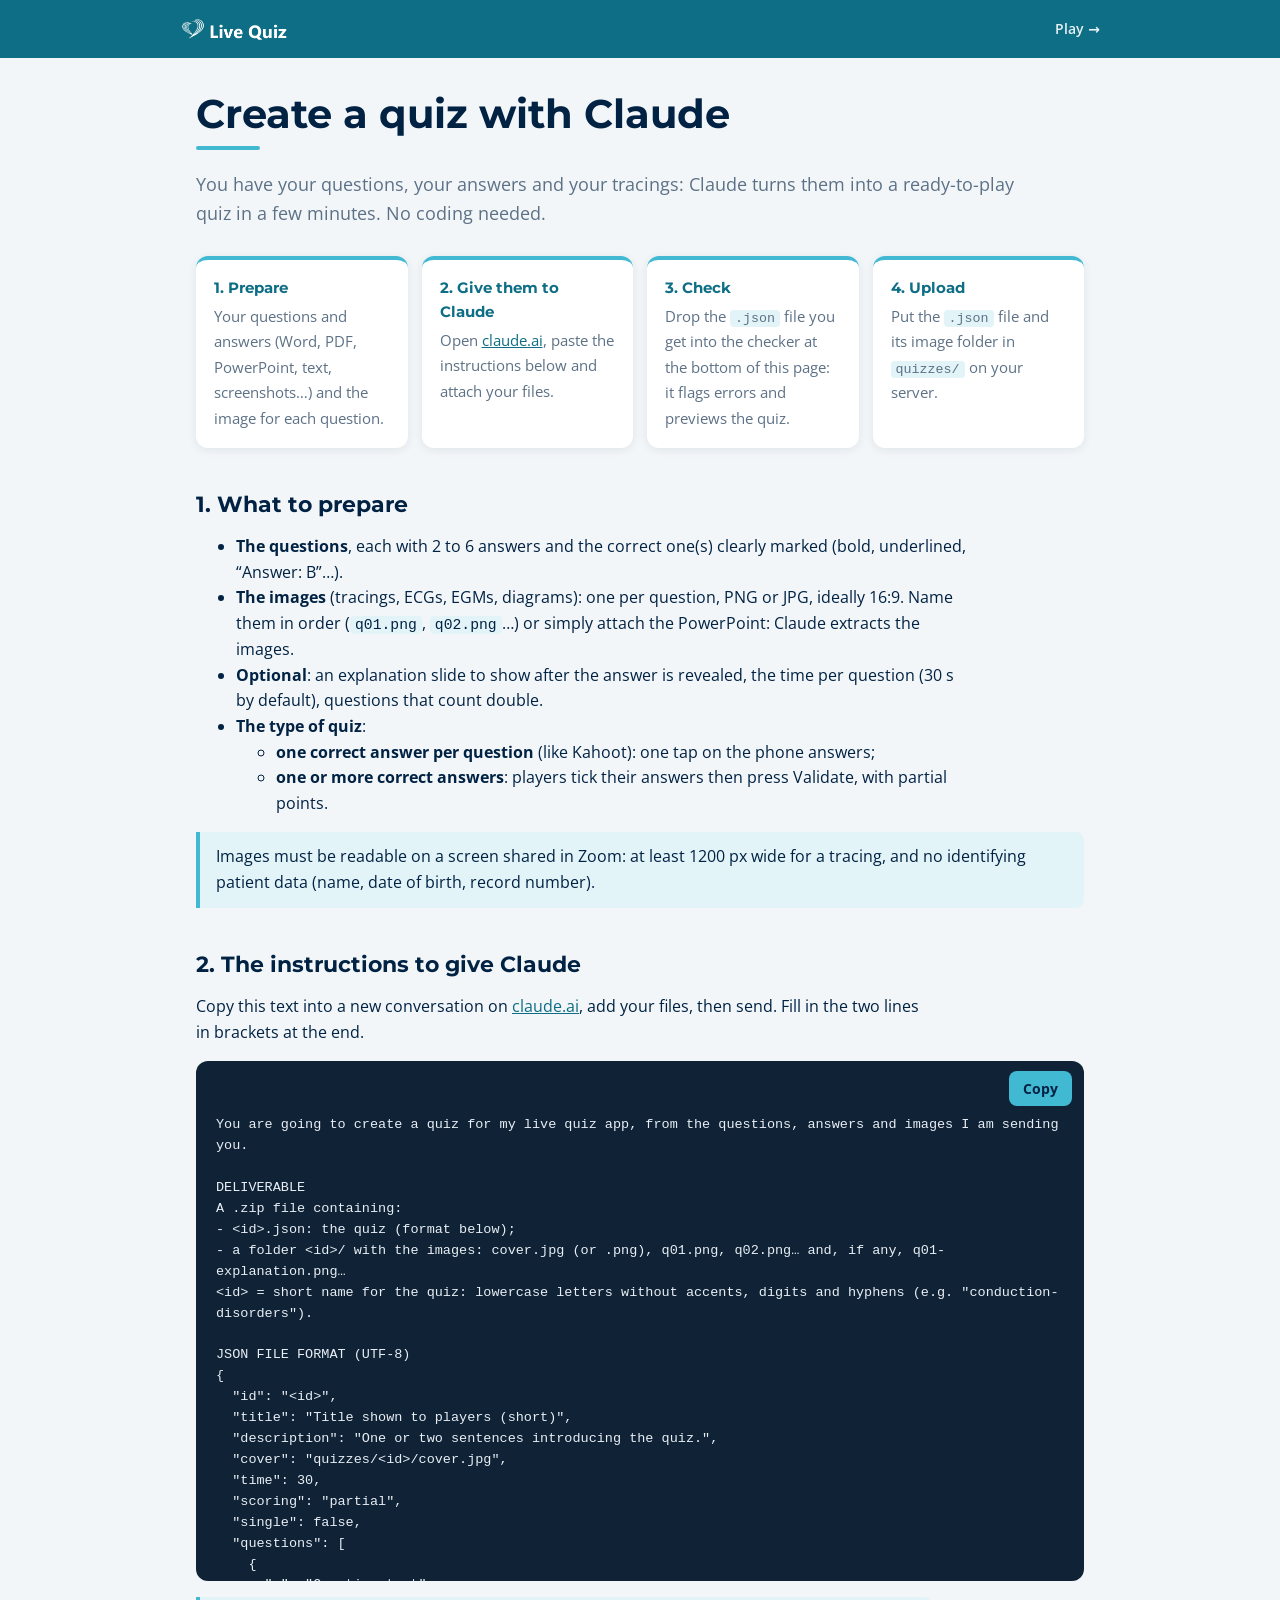
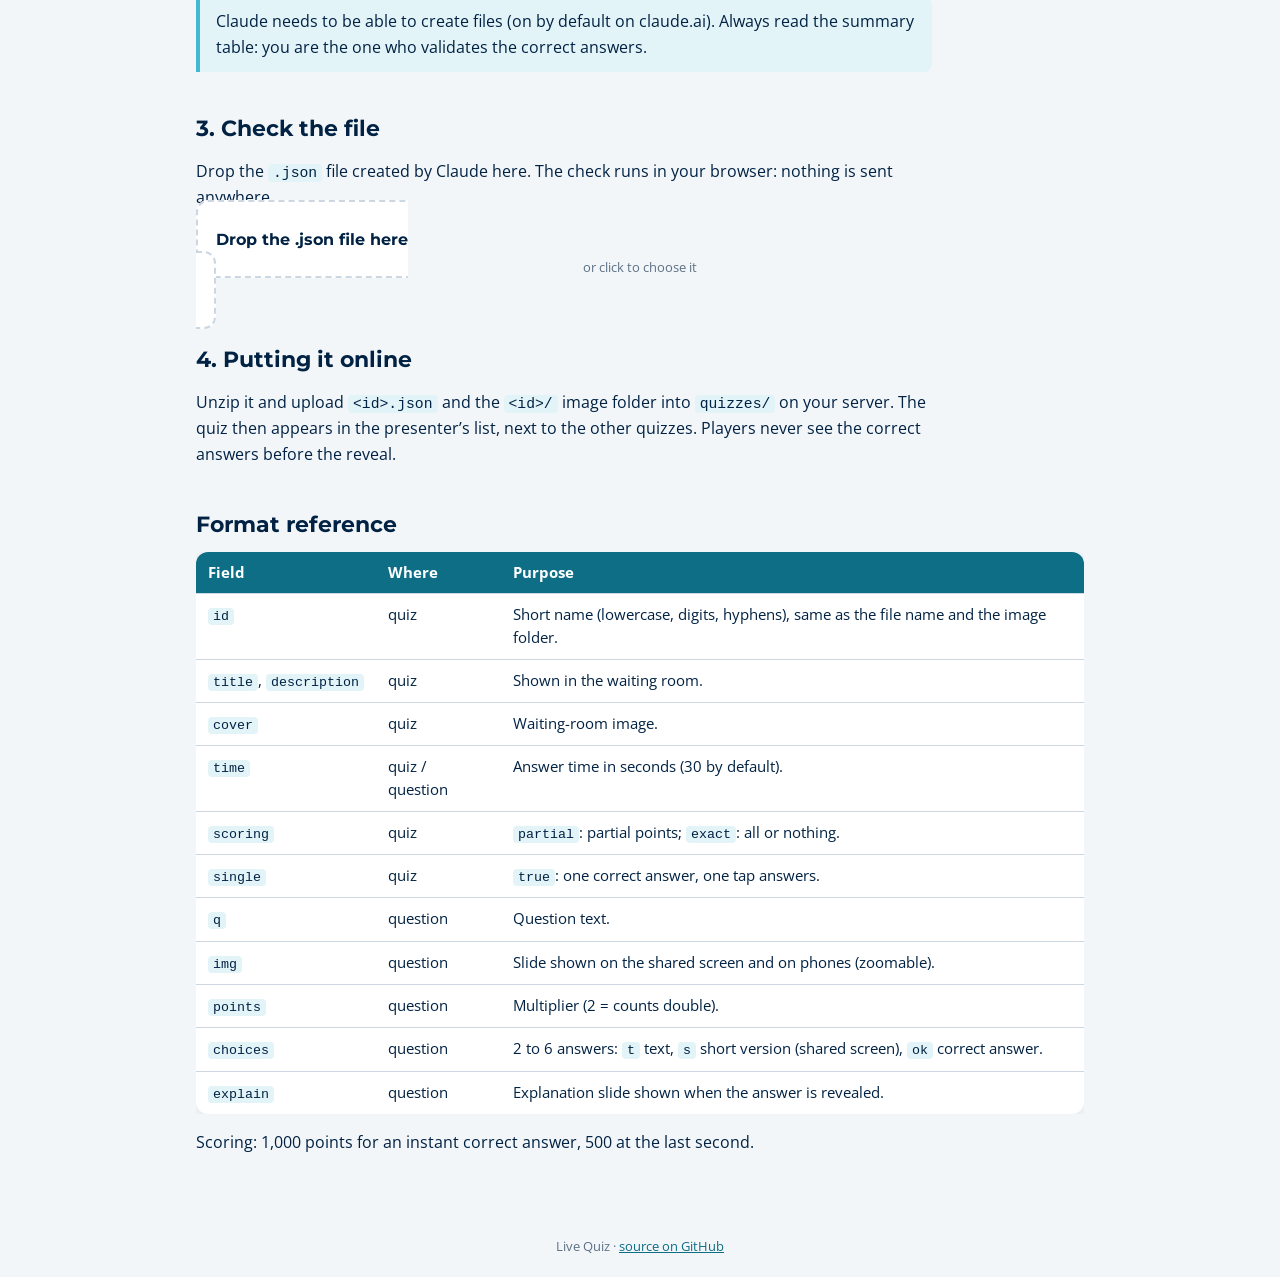
<file: quiz/guide.html>
<!doctype html>
<html lang="en">
<head>
  <meta charset="utf-8">
  <meta name="viewport" content="width=device-width, initial-scale=1">
  <meta name="theme-color" content="#0d6e85">
  <title>Create a quiz – Live Quiz</title>
  <meta name="description" content="Create a live quiz with Claude from your questions and answers.">
  <link rel="icon" href="img/heart-128.png">
  <link rel="preconnect" href="https://fonts.googleapis.com">
  <link rel="preconnect" href="https://fonts.gstatic.com" crossorigin>
  <link rel="stylesheet" href="https://fonts.googleapis.com/css2?family=Montserrat:wght@700;800&family=Open+Sans:ital,wght@0,400;0,600;0,700;1,400&display=swap">
  <style>
    :root {
      --teal: #0d6e85; --teal-dark: #0a5568; --cyan: #42b9d3; --cyan-soft: #e3f4f8; --navy: #012243;
      --muted: #5d7186; --line: #cdd7e2; --bg: #f2f6f9; --paper: #fff; --ok: #2e9e6a; --bad: #d64550; --warn: #b7791f;
      --radius: 12px; --shadow: 0 2px 10px rgba(1, 34, 67, .08);
      font-family: "Open Sans", "Segoe UI", system-ui, sans-serif;
    }
    * { box-sizing: border-box; }
    body { margin: 0; background: var(--bg); color: var(--navy); line-height: 1.6; -webkit-font-smoothing: antialiased; }
    header.bar { background: var(--teal); padding: 14px 16px; }
    header.bar .in { max-width: 920px; margin: 0 auto; display: flex; align-items: center; justify-content: space-between; gap: 12px; }
    header.bar img { height: 30px; display: block; }
    header.bar a { color: #fff; text-decoration: none; font-weight: 600; font-size: 14px; opacity: .9; }
    main { max-width: 920px; margin: 0 auto; padding: 32px 16px 64px; }
    h1, h2, h3 { font-family: Montserrat, "Open Sans", sans-serif; line-height: 1.2; }
    h1 { font-size: clamp(28px, 5vw, 40px); margin: 0 0 8px; }
    .underline { width: 64px; height: 4px; background: var(--cyan); border-radius: 2px; margin: 0 0 20px; }
    .lead { font-size: 18px; color: var(--muted); margin: 0 0 28px; max-width: 46em; }
    h2 { font-size: 22px; margin: 44px 0 14px; }
    h3 { font-size: 16px; margin: 22px 0 8px; }
    p, li { max-width: 46em; }
    a { color: var(--teal); }
    code { font-family: Consolas, "Cascadia Mono", monospace; font-size: .92em; background: var(--cyan-soft); padding: 1px 5px; border-radius: 4px; }
    .steps { list-style: none; padding: 0; margin: 0; display: grid; grid-template-columns: repeat(auto-fit, minmax(200px, 1fr)); gap: 14px; }
    .steps li { background: var(--paper); border-radius: var(--radius); box-shadow: var(--shadow); padding: 16px 18px; border-top: 4px solid var(--cyan); }
    .steps b { display: block; font-family: Montserrat, sans-serif; color: var(--teal); font-size: 15px; margin-bottom: 4px; }
    .steps span { color: var(--muted); font-size: 14.5px; }
    .card { background: var(--paper); border-radius: var(--radius); box-shadow: var(--shadow); padding: 18px 20px; }
    .note { border-left: 4px solid var(--cyan); background: var(--cyan-soft); padding: 12px 16px; border-radius: 0 8px 8px 0; margin: 16px 0; }
    .prompt-wrap { position: relative; }
    pre { margin: 0; white-space: pre-wrap; word-wrap: break-word; font-family: Consolas, "Cascadia Mono", monospace; font-size: 13.5px; line-height: 1.55;
          background: #0f2236; color: #e8eef4; border-radius: var(--radius); padding: 54px 20px 18px; max-height: 520px; overflow: auto; }
    .copy { position: absolute; top: 10px; right: 12px; border: 0; border-radius: 8px; background: var(--cyan); color: var(--navy); font: 700 14px "Open Sans", sans-serif;
            padding: 8px 14px; cursor: pointer; }
    .copy:hover { background: #63c8de; }
    table { width: 100%; border-collapse: collapse; background: var(--paper); border-radius: var(--radius); overflow: hidden; box-shadow: var(--shadow); font-size: 14.5px; }
    th, td { text-align: left; padding: 9px 12px; border-bottom: 1px solid var(--line); vertical-align: top; }
    th { background: var(--teal); color: #fff; font-weight: 700; }
    tr:last-child td { border-bottom: 0; }
    td:first-child { white-space: nowrap; }
    .tbl { overflow-x: auto; }
    .drop { border: 2px dashed var(--line); border-radius: var(--radius); background: var(--paper); padding: 26px 18px; text-align: center; cursor: pointer; transition: border-color .2s, background .2s; }
    .drop.over { border-color: var(--cyan); background: var(--cyan-soft); }
    .drop b { font-family: Montserrat, sans-serif; }
    .drop small { display: block; color: var(--muted); margin-top: 4px; }
    #report { margin-top: 16px; }
    .msg { padding: 8px 12px; border-radius: 8px; margin: 6px 0; font-size: 14.5px; }
    .msg.err { background: #fbe9eb; color: #8e1f29; }
    .msg.warn { background: #fdf3e1; color: #7a4f0f; }
    .msg.ok { background: #e4f4ec; color: #1d6b46; }
    .qprev { background: var(--paper); border-radius: 10px; box-shadow: var(--shadow); padding: 12px 14px; margin: 10px 0; }
    .qprev .n { font-family: Montserrat, sans-serif; color: var(--teal); font-size: 13px; }
    .qprev ul { margin: 6px 0 0; padding-left: 20px; }
    .qprev li.good { color: var(--ok); font-weight: 700; }
    .qprev .meta { color: var(--muted); font-size: 13px; }
    footer { text-align: center; color: var(--muted); font-size: 13px; padding: 0 16px 32px; }
  </style>
</head>
<body>
  <header class="bar"><div class="in">
    <img src="img/logo.png" alt="Live Quiz">
    <a href="./">Play →</a>
  </div></header>

  <main>
    <h1>Create a quiz with Claude</h1>
    <div class="underline"></div>
    <p class="lead">You have your questions, your answers and your tracings: Claude turns them into a ready-to-play quiz in a few minutes. No coding needed.</p>

    <ol class="steps">
      <li><b>1. Prepare</b><span>Your questions and answers (Word, PDF, PowerPoint, text, screenshots…) and the image for each question.</span></li>
      <li><b>2. Give them to Claude</b><span>Open <a href="https://claude.ai" target="_blank" rel="noopener">claude.ai</a>, paste the instructions below and attach your files.</span></li>
      <li><b>3. Check</b><span>Drop the <code>.json</code> file you get into the checker at the bottom of this page: it flags errors and previews the quiz.</span></li>
      <li><b>4. Upload</b><span>Put the <code>.json</code> file and its image folder in <code>quizzes/</code> on your server.</span></li>
    </ol>

    <h2>1. What to prepare</h2>
    <ul>
      <li><b>The questions</b>, each with 2 to 6 answers and the correct one(s) clearly marked (bold, underlined, “Answer: B”…).</li>
      <li><b>The images</b> (tracings, ECGs, EGMs, diagrams): one per question, PNG or JPG, ideally 16:9. Name them in order (<code>q01.png</code>, <code>q02.png</code>…) or simply attach the PowerPoint: Claude extracts the images.</li>
      <li><b>Optional</b>: an explanation slide to show after the answer is revealed, the time per question (30 s by default), questions that count double.</li>
      <li><b>The type of quiz</b>:
        <ul>
          <li><b>one correct answer per question</b> (like Kahoot): one tap on the phone answers;</li>
          <li><b>one or more correct answers</b>: players tick their answers then press Validate, with partial points.</li>
        </ul>
      </li>
    </ul>
    <div class="note">Images must be readable on a screen shared in Zoom: at least 1200 px wide for a tracing, and no identifying patient data (name, date of birth, record number).</div>

    <h2>2. The instructions to give Claude</h2>
    <p>Copy this text into a new conversation on <a href="https://claude.ai" target="_blank" rel="noopener">claude.ai</a>, add your files, then send. Fill in the two lines in brackets at the end.</p>
    <div class="prompt-wrap">
      <button class="copy" type="button" id="copyBtn">Copy</button>
      <pre id="prompt">You are going to create a quiz for my live quiz app, from the questions, answers and images I am sending you.

DELIVERABLE
A .zip file containing:
- &lt;id&gt;.json: the quiz (format below);
- a folder &lt;id&gt;/ with the images: cover.jpg (or .png), q01.png, q02.png… and, if any, q01-explanation.png…
&lt;id&gt; = short name for the quiz: lowercase letters without accents, digits and hyphens (e.g. "conduction-disorders").

JSON FILE FORMAT (UTF-8)
{
  "id": "&lt;id&gt;",
  "title": "Title shown to players (short)",
  "description": "One or two sentences introducing the quiz.",
  "cover": "quizzes/&lt;id&gt;/cover.jpg",
  "time": 30,
  "scoring": "partial",
  "single": false,
  "questions": [
    {
      "q": "Question text",
      "img": "quizzes/&lt;id&gt;/q01.png",
      "time": 30,
      "points": 1,
      "choices": [
        { "t": "Full answer text", "s": "Short version (optional)", "ok": true },
        { "t": "Another answer", "ok": false }
      ],
      "explain": "quizzes/&lt;id&gt;/q01-explanation.png"
    }
  ]
}

RULES
1. Each question has 2 to 6 answers, in the order of my documents, and at least one answer with "ok": true.
2. Quiz type:
   - if every question has exactly ONE correct answer: "single": true and "scoring": "exact" (one tap on the phone = the answer);
   - otherwise: "single": false and "scoring": "partial" (partial points: each correct box ticked earns its share, each wrong box ticked takes one away).
3. "time" (seconds): 30 by default for the quiz; a question may have its own "time" (20 to 90). "points": 1 by default, 2 for a question that counts double. Do not write "time" or "points" in a question when they equal the default.
4. "q" and "t": keep my wording and my language word for word; only fix obvious spelling mistakes and typos, without changing the meaning.
5. "s" (short version): only if "t" is longer than 70 characters; about 60 characters at most, same meaning. It is shown on the shared screen; phones show the full text.
6. "img": one image per question if I provide one (otherwise leave "img" out). If my images are inside a PowerPoint, PDF or Word file, extract them. Trim useless white margins, maximum width 1600 px, PNG for tracings and diagrams, JPG for photos. Paths always start with "quizzes/&lt;id&gt;/".
7. "explain": only if I provide an explanation slide for a question; it is shown when the answer is revealed.
8. "cover": the cover image if I provide one, otherwise a copy of the first image of the quiz.
9. Do not add any question, answer or correct answer. If a correct answer is unclear in my documents, ask me before delivering.
10. Before delivering, check: valid JSON; every file referenced exists in the folder; same number of questions as in my documents. Then show a summary table: number, question, correct answer(s), image.

MY QUIZ
Title: [quiz title]
Notes: [e.g. one correct answer per question; 45 s per question; question 10 counts double]</pre>
    </div>
    <p class="note">Claude needs to be able to create files (on by default on claude.ai). Always read the summary table: you are the one who validates the correct answers.</p>

    <h2 id="verifier">3. Check the file</h2>
    <p>Drop the <code>.json</code> file created by Claude here. The check runs in your browser: nothing is sent anywhere.</p>
    <label class="drop" id="drop">
      <input type="file" id="file" accept=".json,application/json" hidden>
      <b>Drop the .json file here</b>
      <small>or click to choose it</small>
    </label>
    <div id="report"></div>

    <h2>4. Putting it online</h2>
    <p>Unzip it and upload <code>&lt;id&gt;.json</code> and the <code>&lt;id&gt;/</code> image folder into <code>quizzes/</code> on your server. The quiz then appears in the presenter’s list, next to the other quizzes. Players never see the correct answers before the reveal.</p>

    <h2>Format reference</h2>
    <div class="tbl"><table>
      <tr><th>Field</th><th>Where</th><th>Purpose</th></tr>
      <tr><td><code>id</code></td><td>quiz</td><td>Short name (lowercase, digits, hyphens), same as the file name and the image folder.</td></tr>
      <tr><td><code>title</code>, <code>description</code></td><td>quiz</td><td>Shown in the waiting room.</td></tr>
      <tr><td><code>cover</code></td><td>quiz</td><td>Waiting-room image.</td></tr>
      <tr><td><code>time</code></td><td>quiz / question</td><td>Answer time in seconds (30 by default).</td></tr>
      <tr><td><code>scoring</code></td><td>quiz</td><td><code>partial</code>: partial points; <code>exact</code>: all or nothing.</td></tr>
      <tr><td><code>single</code></td><td>quiz</td><td><code>true</code>: one correct answer, one tap answers.</td></tr>
      <tr><td><code>q</code></td><td>question</td><td>Question text.</td></tr>
      <tr><td><code>img</code></td><td>question</td><td>Slide shown on the shared screen and on phones (zoomable).</td></tr>
      <tr><td><code>points</code></td><td>question</td><td>Multiplier (2 = counts double).</td></tr>
      <tr><td><code>choices</code></td><td>question</td><td>2 to 6 answers: <code>t</code> text, <code>s</code> short version (shared screen), <code>ok</code> correct answer.</td></tr>
      <tr><td><code>explain</code></td><td>question</td><td>Explanation slide shown when the answer is revealed.</td></tr>
    </table></div>
    <p>Scoring: 1,000 points for an instant correct answer, 500 at the last second.</p>
  </main>
  <footer>Live Quiz · <a href="https://github.com/marcstrik/quiz">source on GitHub</a></footer>

  <script>
  (() => {
    'use strict';
    const btn = document.getElementById('copyBtn');
    btn.addEventListener('click', async () => {
      const text = document.getElementById('prompt').textContent;
      try { await navigator.clipboard.writeText(text); btn.textContent = 'Copied ✓'; }
      catch (e) {
        const r = document.createRange(); r.selectNodeContents(document.getElementById('prompt'));
        const s = getSelection(); s.removeAllRanges(); s.addRange(r); btn.textContent = 'Ctrl+C to copy';
      }
      setTimeout(() => { btn.textContent = 'Copy'; }, 2500);
    });

    const drop = document.getElementById('drop'), input = document.getElementById('file'), report = document.getElementById('report');
    const mk = (tag, cls, text) => { const n = document.createElement(tag); if (cls) n.className = cls; if (text != null) n.textContent = text; return n; };
    ['dragenter', 'dragover'].forEach(t => drop.addEventListener(t, e => { e.preventDefault(); drop.classList.add('over'); }));
    ['dragleave', 'drop'].forEach(t => drop.addEventListener(t, e => { e.preventDefault(); drop.classList.remove('over'); }));
    drop.addEventListener('drop', e => { if (e.dataTransfer.files[0]) check(e.dataTransfer.files[0]); });
    input.addEventListener('change', () => { if (input.files[0]) check(input.files[0]); input.value = ''; });

    async function check(file) {
      report.replaceChildren();
      const errs = [], warns = [];
      let d;
      try { d = JSON.parse(await file.text()); } catch (e) { return show([`The file is not valid JSON: ${e.message}`], [], null); }
      if (typeof d !== 'object' || !d || Array.isArray(d)) return show(['The file must contain an object { … }.'], [], null);
      const id = String(d.id || file.name.replace(/\.json$/i, ''));
      if (!/^[a-z0-9_-]{1,40}$/.test(id)) errs.push(`Invalid “id” (${id}): lowercase letters without accents, digits and hyphens.`);
      if (d.id && file.name.replace(/\.json$/i, '') !== d.id) warns.push(`The file should be named ${d.id}.json.`);
      if (!d.title) errs.push('“title” is missing.');
      if (!d.description) warns.push('No “description”: it is shown in the waiting room.');
      if (d.scoring && !['partial', 'exact'].includes(d.scoring)) errs.push('“scoring” must be "partial" or "exact".');
      const qs = d.questions;
      if (!Array.isArray(qs) || !qs.length) errs.push('“questions” is missing or empty.');
      const pathOk = p => typeof p === 'string' && p.startsWith(`quizzes/${id}/`) && /\.(png|jpe?g|webp|gif)$/i.test(p);
      if (d.cover && !pathOk(d.cover)) warns.push(`“cover” should be a quizzes/${id}/… path to an image.`);
      (Array.isArray(qs) ? qs : []).forEach((q, i) => {
        const n = `Question ${i + 1}`;
        if (!q || typeof q !== 'object') { errs.push(`${n}: wrong format.`); return; }
        if (!q.q) errs.push(`${n}: question text “q” missing.`);
        if (q.img && !pathOk(q.img)) errs.push(`${n}: “img” must start with quizzes/${id}/ and end with .png or .jpg.`);
        if (q.explain && !pathOk(q.explain)) errs.push(`${n}: “explain” must start with quizzes/${id}/.`);
        if (!q.img) warns.push(`${n}: no image.`);
        const ch = q.choices;
        if (!Array.isArray(ch) || ch.length < 2) { errs.push(`${n}: at least 2 answers are needed.`); return; }
        if (ch.length > 6) errs.push(`${n}: 6 answers at most (${ch.length}).`);
        const good = ch.filter(c => c && c.ok === true).length;
        if (!good) errs.push(`${n}: no correct answer ("ok": true).`);
        if (d.single && good > 1) errs.push(`${n}: ${good} correct answers but the quiz is single-answer ("single": true).`);
        ch.forEach((c, j) => {
          if (!c || !c.t) errs.push(`${n}, answer ${j + 1}: text “t” missing.`);
          else if (c.t.length > 70 && !c.s) warns.push(`${n}, answer ${j + 1}: long text without a short version “s”.`);
        });
        if (q.time != null && !(q.time >= 5 && q.time <= 300)) errs.push(`${n}: “time” must be a number of seconds (5 to 300).`);
        if (q.points != null && !(q.points > 0 && q.points <= 5)) errs.push(`${n}: “points” must be a multiplier between 0 and 5.`);
      });
      if (Array.isArray(qs) && qs.length && !d.single && qs.every(q => q && Array.isArray(q.choices) && q.choices.filter(c => c && c.ok).length === 1)) {
        warns.push('Every question has a single correct answer: consider "single": true and "scoring": "exact" (one tap answers on the phone).');
      }
      show(errs, warns, Array.isArray(qs) ? d : null);
    }

    function show(errs, warns, d) {
      errs.forEach(t => report.append(mk('div', 'msg err', '✘ ' + t)));
      warns.forEach(t => report.append(mk('div', 'msg warn', '⚠ ' + t)));
      if (!d) return;
      if (!errs.length) {
        const t = d.questions.map((q, i) => (q.time || d.time || 30));
        report.append(mk('div', 'msg ok', `✔ Format OK: “${d.title}”, ${d.questions.length} questions, ${Math.min(...t)}–${Math.max(...t)} s per question, `
          + (d.single ? 'one correct answer (one tap).' : (d.scoring === 'exact' ? 'all or nothing.' : 'partial points.'))
          + ' Also check that every image is in the folder.'));
      }
      d.questions.forEach((q, i) => {
        if (!q || typeof q !== 'object') return;
        const box = mk('div', 'qprev');
        box.append(mk('div', 'n', `Question ${i + 1}` + (q.points > 1 ? ` · ×${q.points}` : '') + (q.time ? ` · ${q.time} s` : '')));
        box.append(mk('div', '', q.q || '(no question text)'));
        const ul = mk('ul');
        (Array.isArray(q.choices) ? q.choices : []).forEach(c => ul.append(mk('li', c && c.ok ? 'good' : '', (c && c.ok ? '✔ ' : '') + ((c && c.t) || '?'))));
        box.append(ul);
        box.append(mk('div', 'meta', [q.img && 'image: ' + q.img.split('/').pop(), q.explain && 'explanation: ' + q.explain.split('/').pop()].filter(Boolean).join(' · ') || 'no image'));
        report.append(box);
      });
    }
  })();
  </script>
</body>
</html>
</file>
